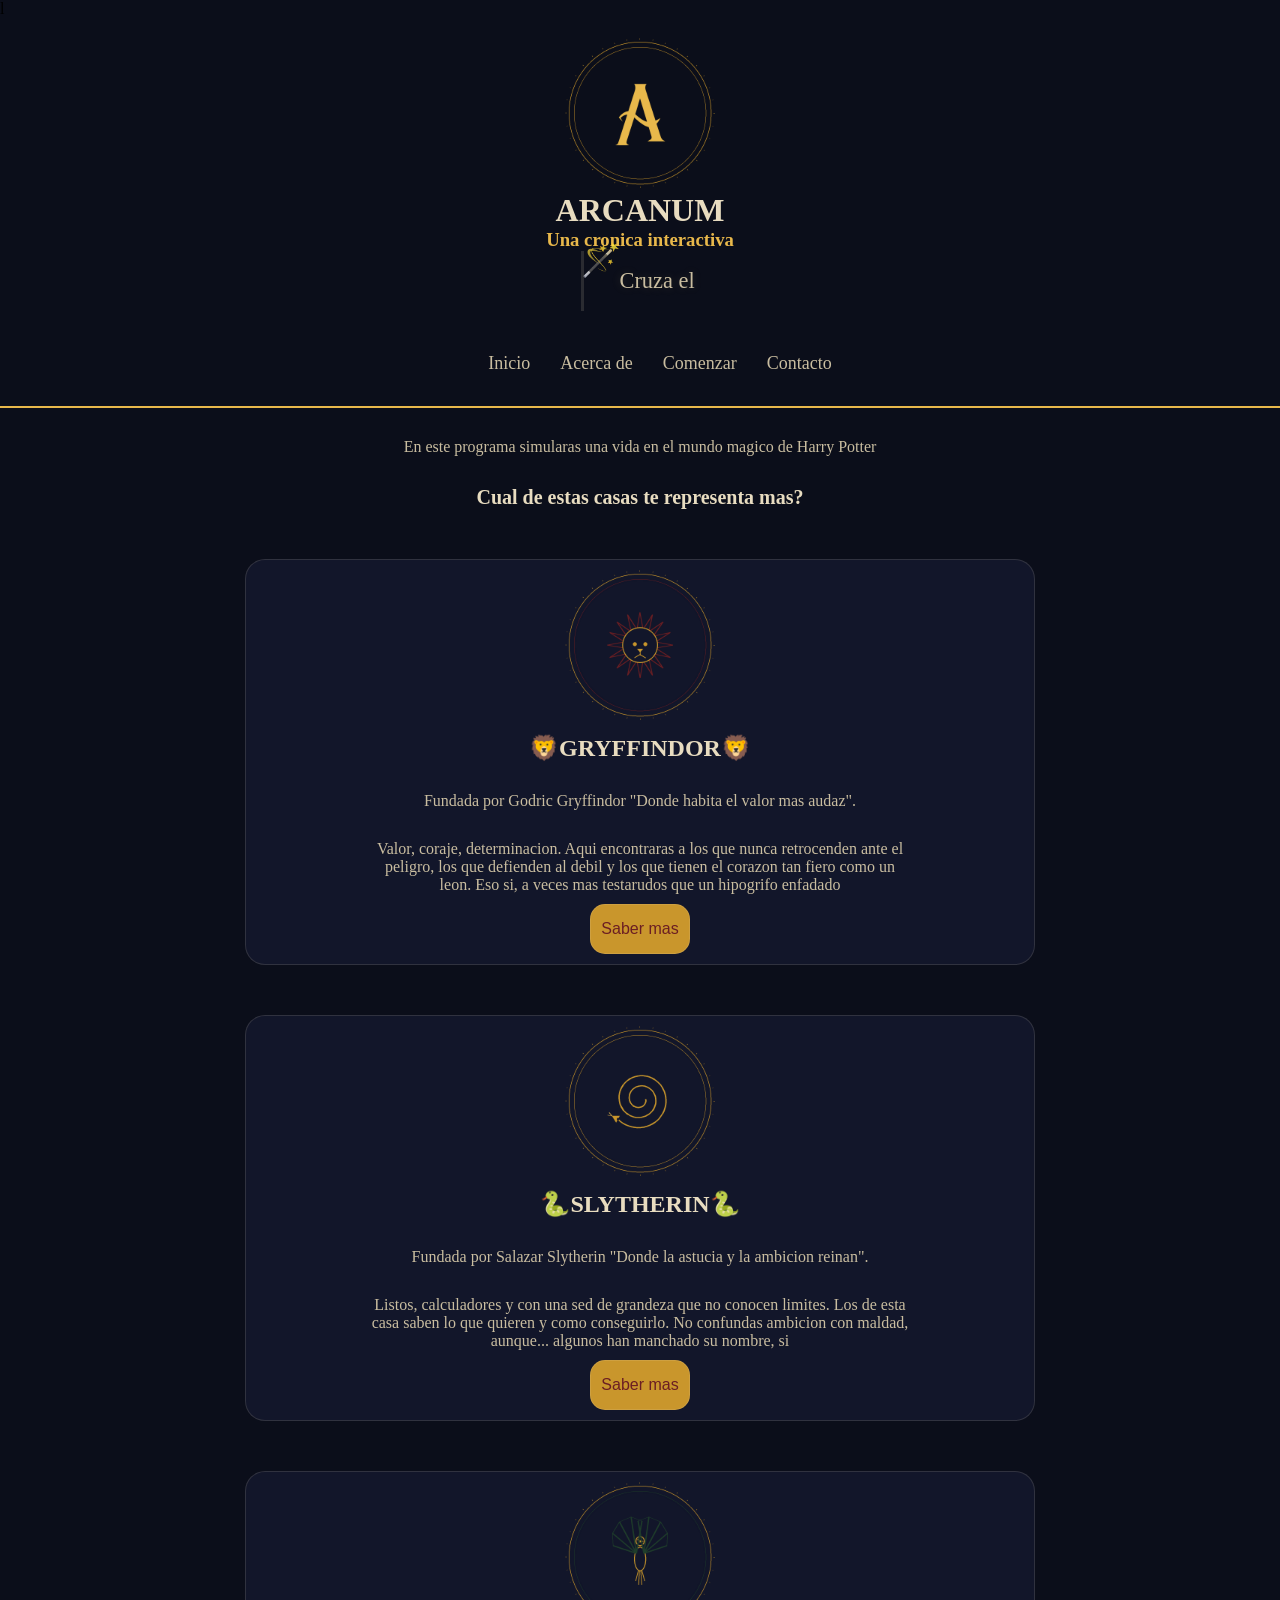
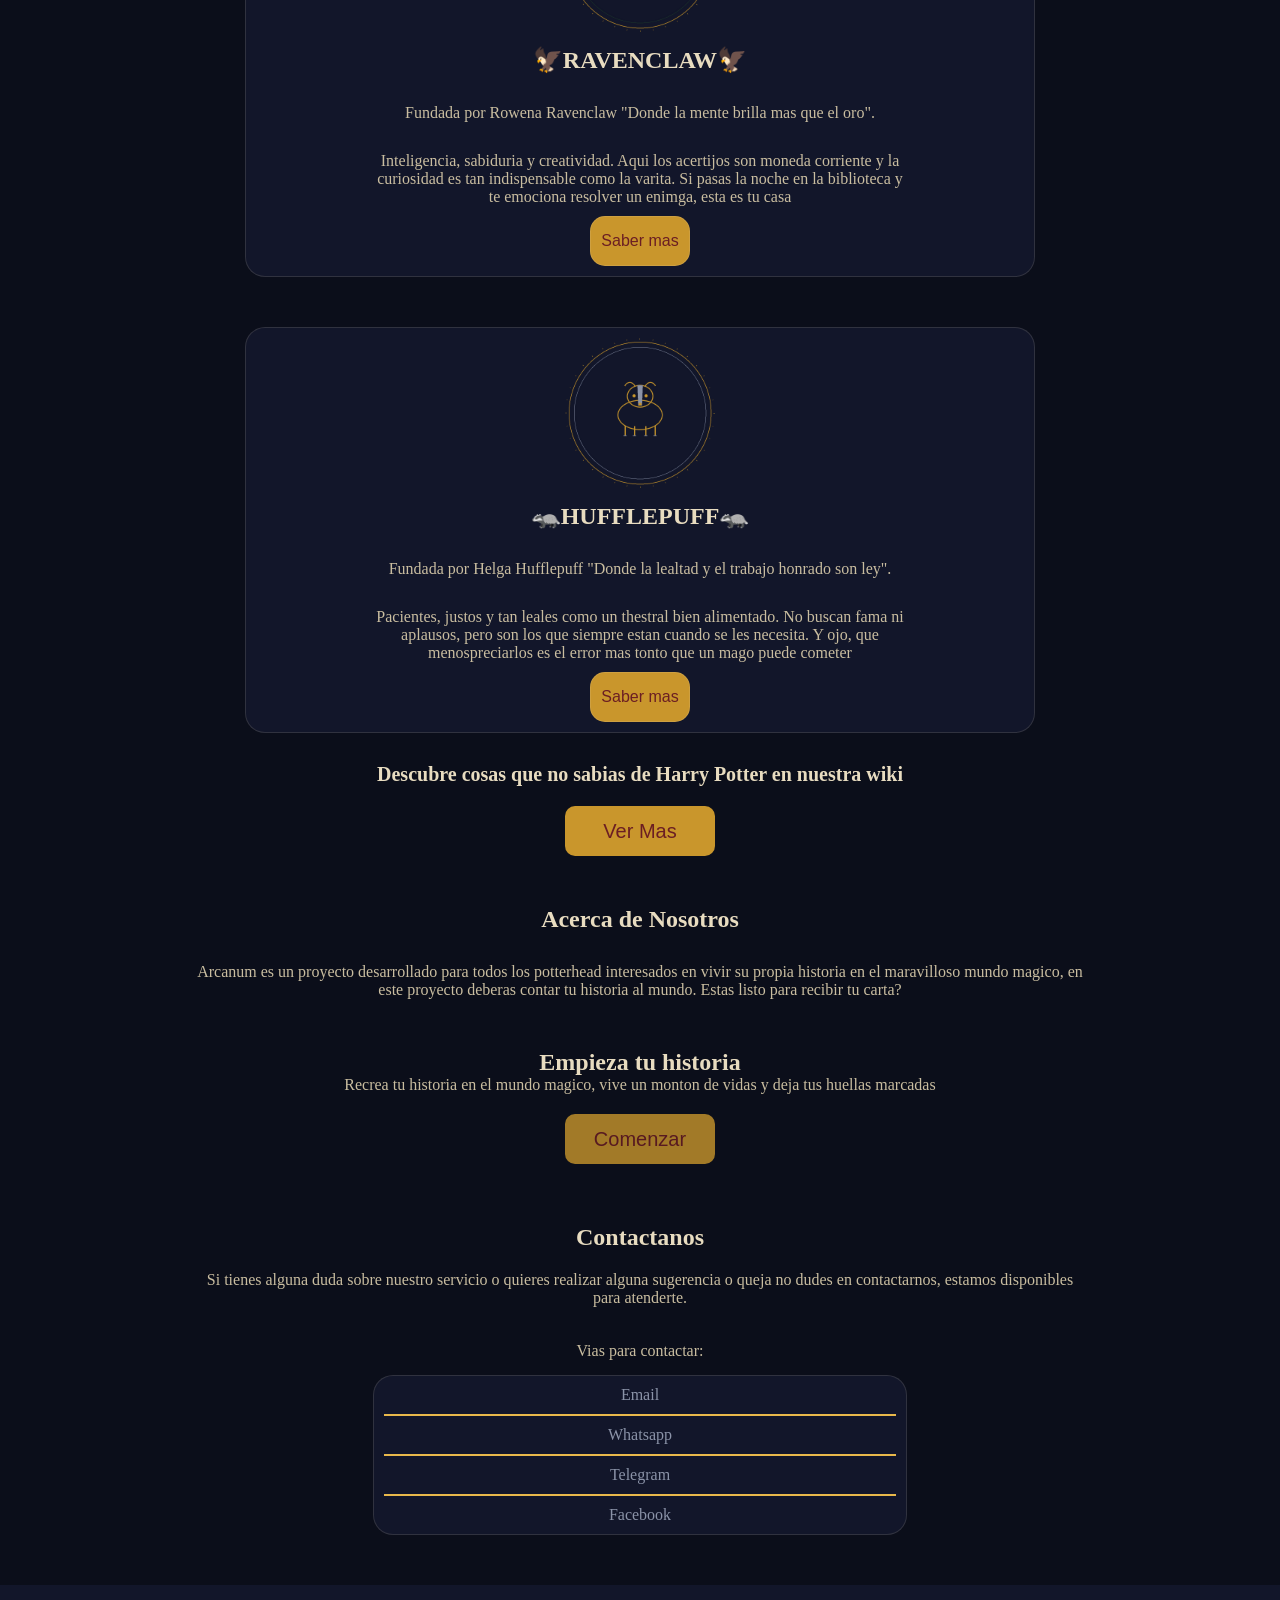
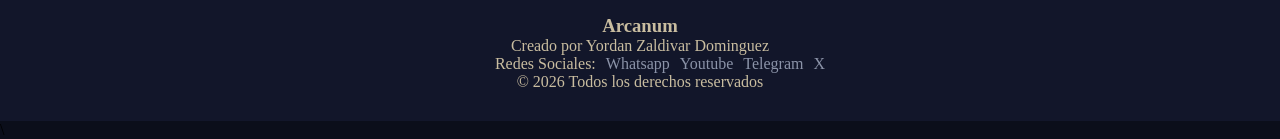
<file: index.html>
<!DOCTYPE html>
<html lang="es">

<head>
    <meta charset="UTF-8">
    <meta name="viewport" content="width=device-width, initial-scale=1.0">
    <link rel="stylesheet" href="styles/styles.css"> l
    <title>Arcanum</title>
</head>

<body>
    <header>
        <img src="img/logo-arcanum.png" alt="logo-arcanum">
        <h1>ARCANUM</h1>
        <h3>Una cronica interactiva</h3>
        <div class="texto-magico">
            <p id="texto-escrito"></p>
            <span class="pluma">🪄</span>
        </div>
    </header>
    <nav>
        <ul class="nav-links">
            <li><a href="#inicio">Inicio</a></li>
            <li><a href="#info">Acerca de</a></li>
            <li><a href="#comenzar">Comenzar</a></li>
            <li><a href="#contacto">Contacto</a></li>
        </ul>
    </nav>
    <main>
        <div class="separador"></div>
        <section id="inicio" class="inicio">
            <p>En este programa simularas una vida en el mundo magico de Harry Potter</p>
            <h4>Cual de estas casas te representa mas?</h4>
            <article class="houses">
                <div class="house-boxes">
                    <img src="img/logo-gryffindor.png" alt="logo-gryffindor">
                    <h2>🦁GRYFFINDOR🦁</h2>
                    <p>Fundada por Godric Gryffindor "Donde habita el valor mas audaz". </p>
                    <p>Valor, coraje, determinacion. Aqui encontraras a los que nunca retrocenden ante el peligro, los que defienden al debil y los que tienen el corazon tan fiero como un leon. Eso si, a veces mas testarudos que un hipogrifo enfadado</p>
                    <button>Saber mas</button>
                </div>
                <div class="house-boxes">
                    <img src="img/logo-slytherin.png" alt="logo-slytherin">
                    <h2>🐍SLYTHERIN🐍</h2>
                    <p>Fundada por Salazar Slytherin "Donde la astucia y la ambicion reinan".</p>
                    <p>Listos, calculadores y con una sed de grandeza que no conocen limites. Los de esta casa saben lo que quieren y como conseguirlo. No confundas ambicion con maldad, aunque... algunos han manchado su nombre, si</p>
                    <button>Saber mas</button>
                </div>
                <div class="house-boxes">
                    <img src="img/logo-ravenclaw.png" alt="logo-ravenclaw">
                    <h2>🦅RAVENCLAW🦅</h2>
                    <p>Fundada por Rowena Ravenclaw "Donde la mente brilla mas que el oro".</p>
                    <p>Inteligencia, sabiduria y creatividad. Aqui los acertijos son moneda corriente y la curiosidad es tan indispensable como la varita. Si pasas la noche en la biblioteca y te emociona resolver un enimga, esta es tu casa</p>
                    <button>Saber mas</button>
                </div>
                <div class="house-boxes">
                    <img src="img/logo-hufflepuff.png" alt="logo-hufflepuff">
                    <h2>🦡HUFFLEPUFF🦡</h2>
                    <p>Fundada por Helga Hufflepuff "Donde la lealtad y el trabajo honrado son ley".</p>
                    <p>Pacientes, justos y tan leales como un thestral bien alimentado. No buscan fama ni aplausos, pero son los que siempre estan cuando se les necesita. Y ojo, que menospreciarlos es el error mas tonto que un mago puede cometer</p>
                    <button>Saber mas</button>
                </div>
            </article>
            <h4>Descubre cosas que no sabias de Harry Potter en nuestra wiki</h4>
            <button class="btn-wiki">Ver Mas</button>
        </section>

        <section id="info" class="info">
            <h2>Acerca de Nosotros</h2>
            <p>Arcanum es un proyecto desarrollado para todos los potterhead interesados en vivir su propia historia en el maravilloso mundo magico, en este proyecto deberas contar tu historia al mundo. Estas listo para recibir tu carta?</p>
        </section>

        <section id="comenzar" class="comenzar">
            <h2>Empieza tu historia</h2>
            <p>Recrea tu historia en el mundo magico, vive un monton de vidas y deja tus huellas marcadas</p>
            <button onclick="location.href='pages/register.html'" class="texto-movimiento">Comenzar</button>
        </section>

        <section id="contacto" class="contacto">
            <h2>Contactanos</h2>
            <p>Si tienes alguna duda sobre nuestro servicio o quieres realizar alguna sugerencia o queja no dudes en contactarnos, estamos disponibles para atenderte.</p>
            <p>Vias para contactar:</p>
            <div class="box">
                <a href="">Email</a>
                <div class="separador"></div>
                <a href="">Whatsapp</a>
                <div class="separador"></div>
                <a href="">Telegram</a>
                <div class="separador"></div>
                <a href="">Facebook</a>
            </div>
        </section>
    </main>
    <footer>
        <h3>Arcanum</h3>
        <p>Creado por Yordan Zaldivar Dominguez</p>
        <ul>
            <p>Redes Sociales:</p>
            <li><a href="">Whatsapp</a></li>
            <li><a href="">Youtube</a></li>
            <li><a href="">Telegram</a></li>
            <li><a href="">X</a></li>
        </ul>
        <p>&copy 2026 Todos los derechos reservados </p>
    </footer>
    <script src="src/script.js"></script>
</body>

</html>\
</file>
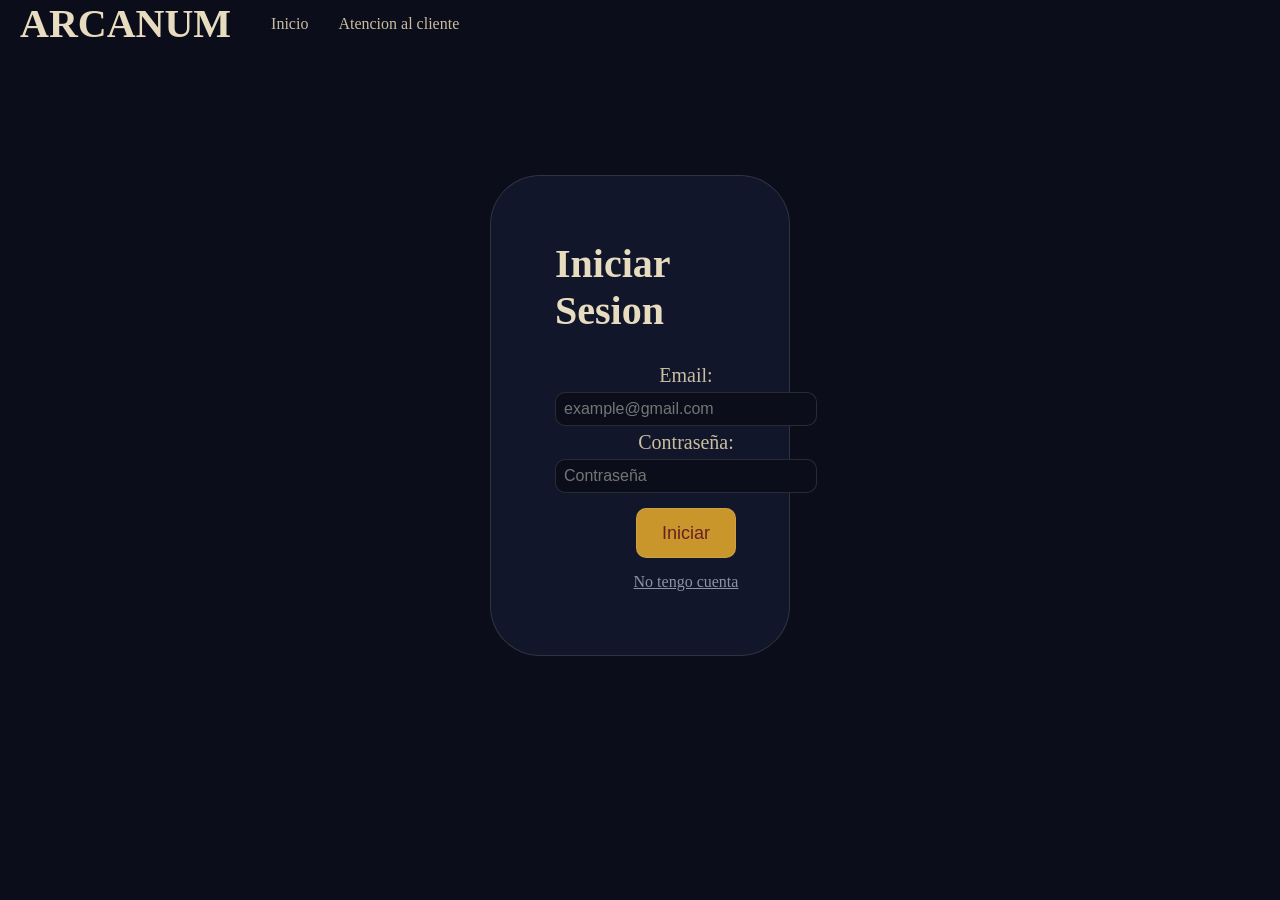
<file: pages/login.html>
<!DOCTYPE html>
<html lang="en">
<head>
    <meta charset="UTF-8">
    <meta name="viewport" content="width=device-width, initial-scale=1.0">
    <link rel="stylesheet" href="../styles/login-style.css">
    <title>Log-in</title>
</head>
<body>
    <header>
        <h2>ARCANUM</h2>
        <nav>
            <ul>
                <li><a href="../index.html">Inicio</a></li>
                <li><a href="../index.html">Atencion al cliente</a></li>
            </ul>
        </nav>
    </header>
    <div class="register-box">
        <h1>Iniciar Sesion</h1>
        <form action="">
            <label for="email">Email:</label>
            <input type="email" placeholder="example@gmail.com" id="email">
            <label for="password">Contraseña:</label>
            <input type="password" placeholder="Contraseña", id="password">
            <button type="submit">Iniciar</button>
            <a href="register.html">No tengo cuenta</a>
        </form>
    </div>
</body>
</html>
</file>
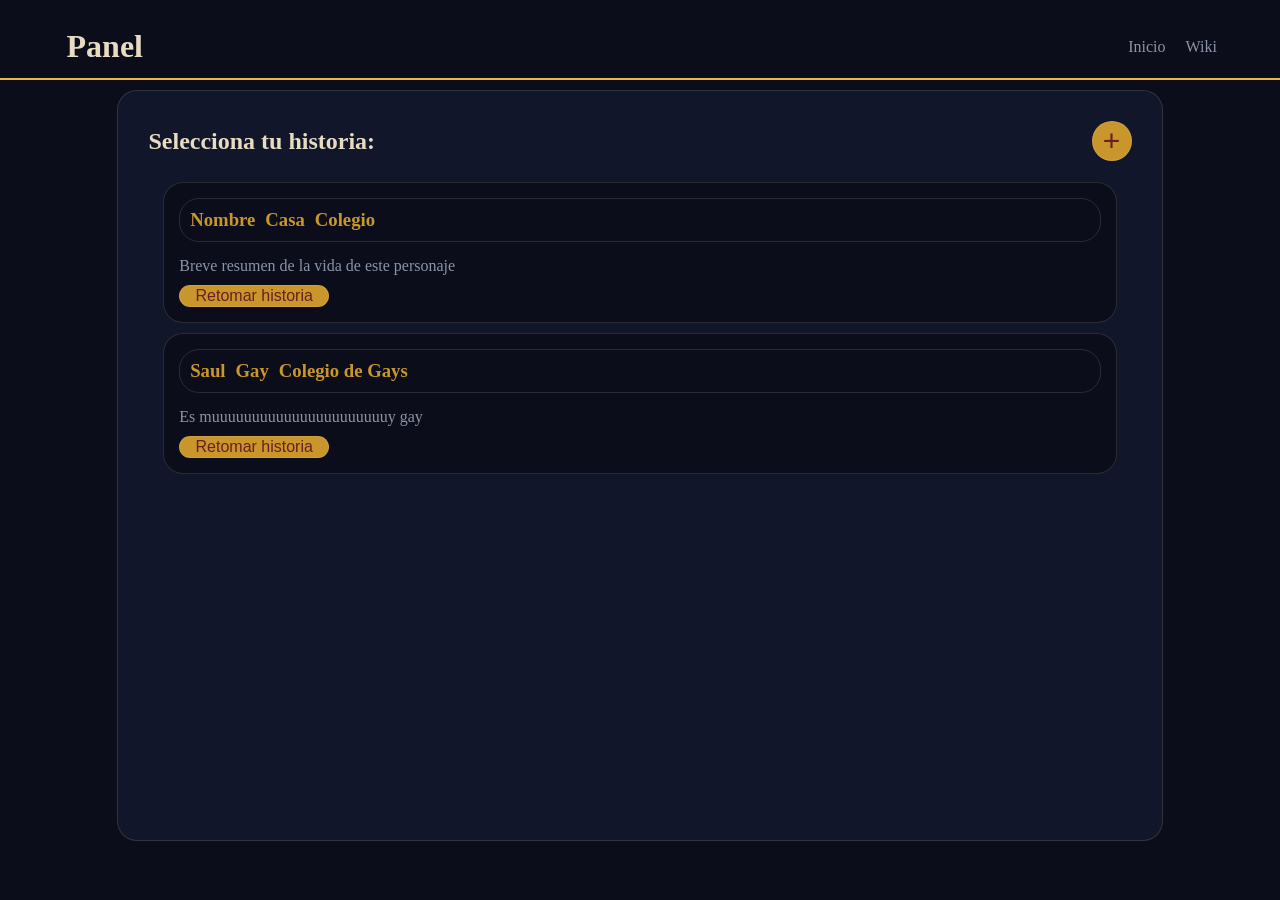
<file: pages/panel.html>
<!DOCTYPE html>
<html lang="es">
<head>
    <meta charset="UTF-8">
    <meta name="viewport" content="width=device-width, initial-scale=1.0">
    <link rel="stylesheet" href="../styles/panel.css">
    <title>Panel</title>
</head>
<body>
    <header>
        <h1>Panel</h1>
        <nav>
            <ul>
                <li><a href="">Inicio</a></li>
                <li><a href="">Wiki</a></li>
            </ul>
        </nav>
    </header>
    <div class="separador"></div>
    <main>
        <section class="box">
            <div class="menu">
                <h2>Selecciona tu historia:</h2>
                <button class="crear-historia">+</button>
            </div>
            <div class="historia">
                <div class="info">
                    <h3 class="nombre">Nombre</h3>
                    <h3 class="casa">Casa</h3>
                    <h3 class="colegio">Colegio</h3>
                </div>
                <p class="resumen">Breve resumen de la vida de este personaje</p>
                <button class="comenzar-btn">Retomar historia</button>
            </div>
            <div class="historia">
                <div class="info">
                    <h3 class="nombre">Saul</h3>
                    <h3 class="casa">Gay</h3>
                    <h3 class="colegio">Colegio de Gays</h3>
                </div>
                <p class="resumen">Es muuuuuuuuuuuuuuuuuuuuuuy gay</p>
                <button class="comenzar-btn">Retomar historia</button>
            </div>
        </section>
    </main>
</body>
</html>
</file>
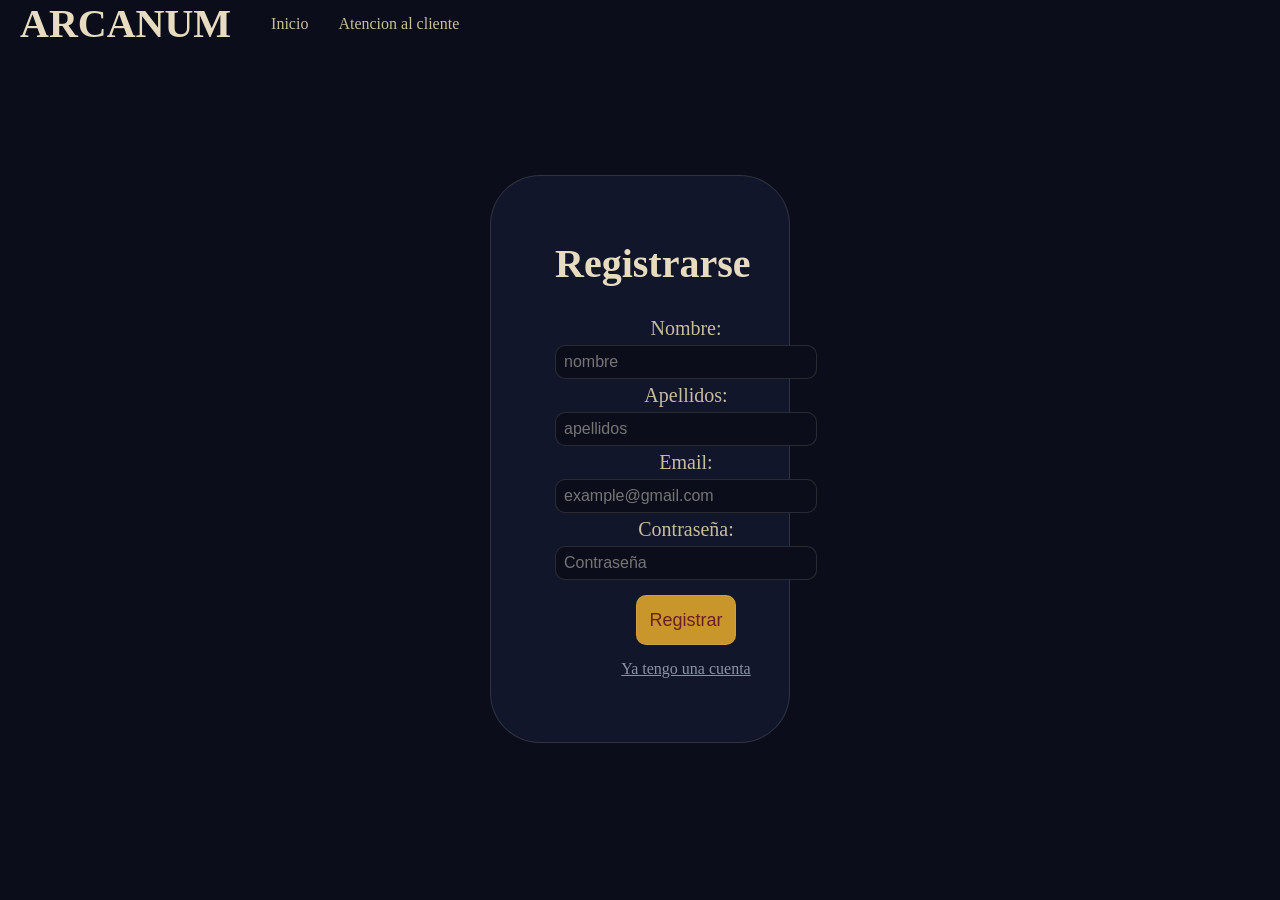
<file: pages/register.html>
<!DOCTYPE html>
<html lang="en">
<head>
    <meta charset="UTF-8">
    <meta name="viewport" content="width=device-width, initial-scale=1.0">
    <link rel="stylesheet" href="../styles/register-style.css">
    <title>Register</title>
</head>
<body>
    <header>
        <h2>ARCANUM</h2>
        <nav>
            <ul>
                <li><a href="../index.html">Inicio</a></li>
                <li><a href="../index.html">Atencion al cliente</a></li>
            </ul>
        </nav>
    </header>
    
    <div class="register-box">
        <h1>Registrarse</h1>
        <form action="">
            <label for="nombre">Nombre:</label>
            <input type="text" placeholder="nombre" id="nombre">
            <label for="apellidos">Apellidos:</label>
            <input type="text" placeholder="apellidos" id="apellidos">
            <label for="email">Email:</label>
            <input type="email" placeholder="example@gmail.com" id="email">
            <label for="password">Contraseña:</label>
            <input type="password" placeholder="Contraseña", id="password">
            <button type="submit">Registrar</button>
            <a href="login.html">Ya tengo una cuenta</a>
        </form>
    </div>
</body>
</html>
</file>
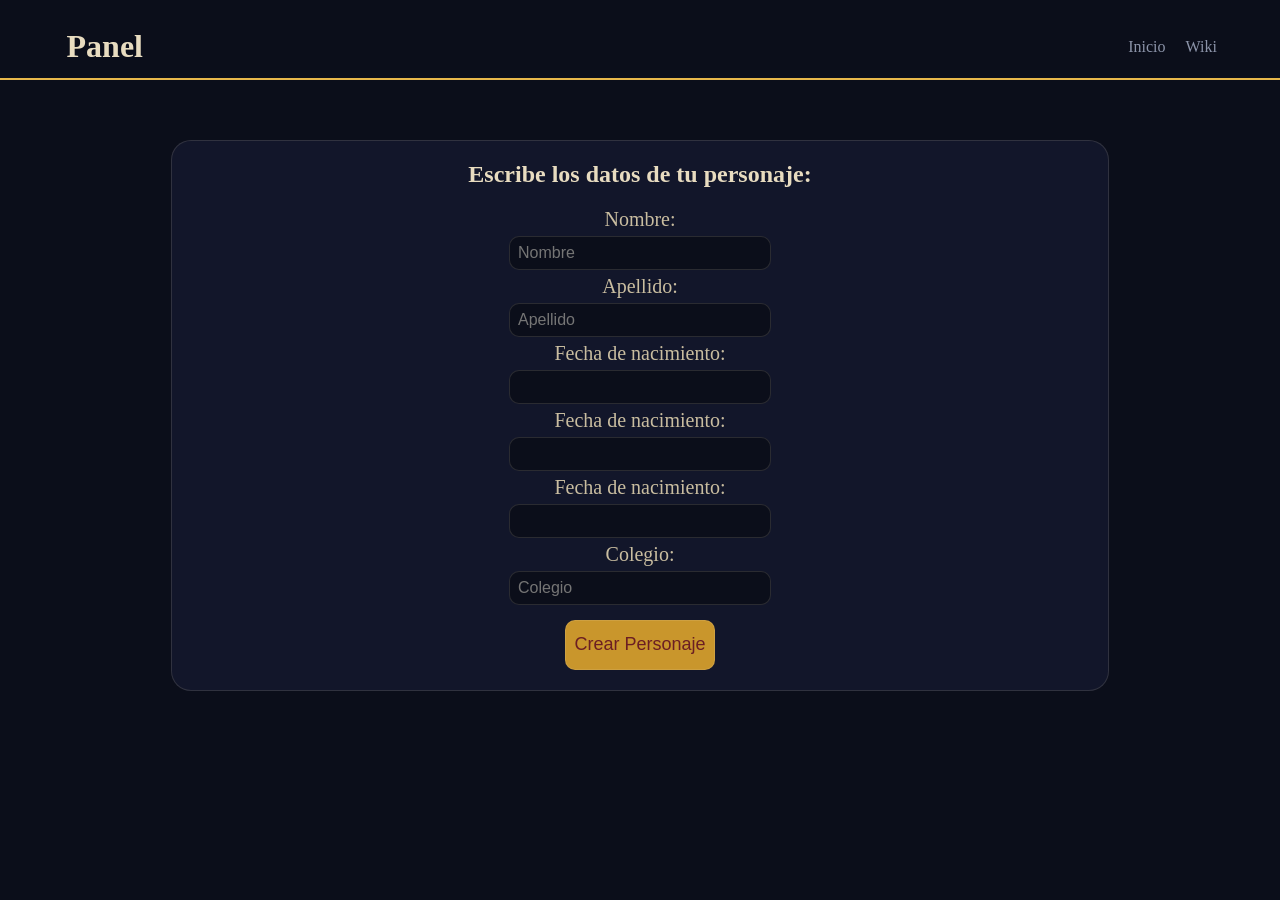
<file: pages/creacion-personajes/personaje.html>
<!DOCTYPE html>
<html lang="es">
<head>
    <meta charset="UTF-8">
    <meta name="viewport" content="width=device-width, initial-scale=1.0">
    <link rel="stylesheet" href="../../styles/personaje.css">
    <title>Nuevo Personaje</title>
</head>
<body>
    <header>
        <h1>Panel</h1>
        <nav>
            <ul>
                <li><a href="">Inicio</a></li>
                <li><a href="">Wiki</a></li>
            </ul>
        </nav>
    </header>
    <div class="separador"></div>
    <main>
        <div class="box">
            <form action="">
                <h2>Escribe los datos de tu personaje:</h2>

                <label for="nombre">Nombre:</label>
                <input type="text" id="nombre" placeholder="Nombre">

                <label for="apellido">Apellido:</label>
                <input type="text" id="apellido" placeholder="Apellido">
                <label for="">Fecha de nacimiento:</label>
                <input type="" id="fecha-nacimiento">
                <label for="fecha-nacimiento">Fecha de nacimiento:</label>
                <input type="" id="fecha-nacimiento">
                <label for="fecha-nacimiento">Fecha de nacimiento:</label>
                <input type="" id="fecha-nacimiento">
                
                <label for="colegio">Colegio:</label>
                <input type="text" id="colegio" placeholder="Colegio">
            
                <button type="submit">Crear Personaje</button>
            </form>
        </div>
    </main>
</body>
</html>
</file>
<file: styles/styles.css>
* {
    margin: 0;
}

:root {
    --tinta: #0B0E1A;
    --tinta-suave: #12162A;
    --pergamino: #E8DCC0;
    --pergamino-tenue: #C9BDA0;
    --vela: #C9962C;
    --vela-brillante: #E8B84B;
    --borgona: #6B1E23;
    --bosque: #1F3D2B;
    --plata: #8B93A8;
    --linea: rgba(232, 220, 192, 0.14);
}

body,html {
    height: 100%;
    margin: 0;
}

body {
    background-color: var(--tinta);
    animation: fadeUp 1s ease forwards;
    display: flex;
    flex-direction: column;
    min-height: 100vh;
}

main {
    flex: 1;
}

header {
    text-align: center;
    margin: 20px;
}

header h1 {
    color: var(--pergamino);
    margin: auto;
}

header h3 {
    color: var(--vela-brillante);
    margin: auto;
}

header p {
    color: var(--pergamino-tenue);
    width: 90%;
    margin: auto;
}

header img {
    width: 150px;
}

nav {
    display: flex;
    justify-content: space-between;
    align-items: center;
    padding: 22px 6% ;
}

.nav-links {
    display: flex;
    justify-content: center;
    list-style: none;
    gap: 30px;
    margin: auto;
}

.nav-links a {
    color: var(--pergamino-tenue);
    text-decoration: none;
    font-size: 18px;
}

.nav-links a:hover {
    color: var(--vela);
    animation: fadeUpm 2s ease forwards;
}

.comenzar {
    text-align: center;
    margin: 10px;
    margin-top: 50px;
    margin-bottom: 50px
}

.comenzar h2 {
    color: var(--pergamino);
}

.comenzar p {
    color: var(--pergamino-tenue);
    width: 80%;
    margin: auto;
}

.comenzar button {
    margin-top: 20px;
    background-color: var(--vela);
    border: none;
    width: 150px;
    height: 50px;
    border-radius: 10px;
    font-size: 20px;
    color: var(--borgona);
}

.comenzar button:hover {
    background-color: var(--vela-brillante);
    animation: anim-btn 1s ease infinite;
    cursor: pointer;
}

.house-boxes {
    background-color: var(--tinta-suave);
    width: 60%;
    height: auto;
    text-align: center;
    margin: auto;
    margin-top: 50px;
    border: 1px solid var(--linea);
    border-radius: 20px;
    padding: 10px;
}

.house-boxes h2 {
    color: var(--pergamino);
    margin: 10px 0 10px 0;
}

.house-boxes p {
    margin: 10px 0 10px 0;
    color: var(--pergamino-tenue);
}

.house-boxes img {
    width: 150px;
}

.house-boxes button {
    margin-top: 10px;
    background-color: var(--vela);
    color: var(--borgona);
    width: 100px;
    height: 50px;
    border-radius: 15px;
    border: 1px solid var(--linea);
    font-size: 16px;
}

.house-boxes button:hover {
    background-color: var(--vela-brillante);
    animation: anim-btn 1s ease infinite;
    cursor: pointer;
}

@keyframes anim-btn {
    0% {transform: scale(1);}
    50% {transform: scale(1.05);}
    100% {transform: scale(1);}
}

.inicio {
    display: gris;
    text-align: center;
    margin: auto;
}

.inicio p {
    color: var(--pergamino-tenue);
    width: 70%;
    text-align: center;
    margin: auto;
    margin-top: 30px;
}

.inicio h4 {
    color: var(--pergamino);
    text-align: center;
    font-size: 20px;
    width: 70%;
    margin: auto;
     margin-top: 30px;
}

.btn-wiki {
    margin-top: 20px;
    background-color: var(--vela);
    border: none;
    width: 150px;
    height: 50px;
    border-radius: 10px;
    font-size: 20px;
    color: var(--borgona);
}

.btn-wiki:hover {
    background-color: var(--vela-brillante);
    animation: anim-btn 1s ease infinite;
    cursor: pointer;
}


@keyframes fadeUp {
    from {
        opacity: 0;
        transform: translateY(20px);
    }
    to {
        opacity: 1;
        transform: translateY(0);
    }
}

@keyframes fadeUpm {
    from {
        opacity: 0.2;
        transform: translateY(20px);
    }
    to {
        opacity: 1;
        transform: translateY(0);
    }
}

.info p {
    color: var(--pergamino-tenue);
    width: 70%;
    text-align: center;
    margin: auto;
    margin-top: 30px;
}

.info h2 {
    color: var(--pergamino);
    text-align: center;
    margin-top: 50px;
}

.texto-magico {
    position: relative;
    display: inline-block;
}

#texto-escrito {
    color: var(--pergamino-tenue);
    font-size: 1.4rem;
    line-height: 1.8;
    text-shadow: 0 0 10px rgba(200, 180, 100, 0.2);
    padding: 10px 20px;
    border-left: 3px solid var(--linea);
}

.pluma {
    position: absolute;
    font-size: 2em;
    animation: flotar 2s ease-in-out infinite;
    opacity: 0.8;
    pointer-events: none;
    left: 0;
    top: -10px;
}

@keyframes flotar {
    0%, 100%  {transform: translateY(0px) rotate(-10deg);}
    50% {transform: translateY(-15px) rotate(10deg);}
}

footer {
    background-color: var(--tinta-suave);
    color: var(--pergamino-tenue);
    padding: 30px 20px;
    text-align: center;
}
footer ul {
    list-style: none;
    text-align: center;
    margin: auto;
    display: flex;
    justify-content: center;
    gap: 10px;
   
}
footer ul a {
    text-decoration: none;
    color: var(--plata);
    margin: auto;
}

footer ul a:hover{
    color: var(--vela-brillante);
}

.contacto {
    text-align: center;
}

.contacto p {
    width: 70%;
    color: var(--pergamino-tenue);
    margin: auto;
    padding-top: 20px;
    padding-bottom: 15px;
}

.contacto h2 {
    color: var(--pergamino);
}

.box {
    background-color: var(--tinta-suave);
    border: 1px solid var(--linea);
    border-radius: 20px;
    padding: 10px;
    display: grid;
    width: 40%;
    margin: auto;
    margin-bottom: 50px;
}

.box a {
    color: var(--plata);
    text-decoration: none;
}

.box a:hover {
    color: var(--vela);
}

.separador {
    width: 100%;
    background-color: var(--vela-brillante);
    height: 2px;
    margin: 10px 0 10px 0;
}

.texto-movimiento {
    animation: mover-boton 4s ease-in-out infinite;
    opacity: 0.8;
    left: 0;
    top: -10px;
    margin: auto;
    text-align: center;
    margin: 0 0 10px 0;
}

@keyframes mover-boton {
    0%, 100%  {transform: translateY(0px) rotate(-2deg);}
    50% {transform: translateY(-10px) rotate(2deg);}
}
</file>
<file: styles/login-style.css>
* {
    margin: 0;
}

:root {
    --tinta: #0B0E1A;
    --tinta-suave: #12162A;
    --pergamino: #E8DCC0;
    --pergamino-tenue: #C9BDA0;
    --vela: #C9962C;
    --vela-brillante: #E8B84B;
    --borgona: #6B1E23;
    --bosque: #1F3D2B;
    --plata: #8B93A8;
    --linea: rgba(232, 220, 192, 0.14);
}

body {
    background-color: var(--tinta);
    animation: fadeUp 1s ease forwards;
}

header {
    display: flex;
    justify-content: left;
}

header h2 {
    color:var(--pergamino);
    font-size: 40px;
    padding-left: 20px;
}

header nav ul {
    list-style: none;
    display: flex;
    gap: 30px;
    margin-top: 15px;
}

header nav a {
    text-decoration: none;
    color: var(--pergamino-tenue);
    padding-left: auto;
}

header nav a:hover {
    color: var(--vela);
}

.register-box {
    background-color: var(--tinta-suave);
    width: 300px;
    height: auto;
    justify-items: center;
    margin: 8rem auto auto auto;
    padding: 4rem;
    border-radius: 50px;
    border: 1px solid var(--linea);
    box-sizing: border-box;
}

h1 {
    color: var(--pergamino);
    margin-bottom: 30px;
    font-size: 40px;

}

form {
    display: grid;
    place-items: center;
}

label {
    color: var(--pergamino-tenue);
    font-size: 20px;
}

input {
    background-color: var(--tinta);
    height: 30px;
    border: none;
    border-radius: 10px;
    width: 250px;
    margin: 5px 0 5px 0;
    color: var(--pergamino-tenue);
    font-size: 16px;
    text-align: left;
    padding-left: 8px;
    border: 1px solid var(--linea);
}

button {
    color: var(--borgona);
    background-color: var(--vela);
    width: 100px;
    height: 50px;
    border: 1px solid var(--linea);
    border-radius: 10px;
    font-size: 18px;
    line-height: 5px;
    margin-top: 10px;
}

a {
    margin-top: 15px;
    color: var(--plata);
}

@keyframes fadeUp {
    from {
        opacity: 0;
        transform: translateY(20px);
    }
    to {
        opacity: 1;
        transform: translateY(0);
    }
}
</file>
<file: styles/panel.css>
* {
    margin: 0;
}

:root {
    --tinta: #0B0E1A;
    --tinta-suave: #12162A;
    --pergamino: #E8DCC0;
    --pergamino-tenue: #C9BDA0;
    --vela: #C9962C;
    --vela-brillante: #E8B84B;
    --borgona: #6B1E23;
    --bosque: #1F3D2B;
    --plata: #8B93A8;
    --linea: rgba(232, 220, 192, 0.14);
}

body,html {
    height: 100%;
    margin: 0;
}

body {
    background-color: var(--tinta);
    display: flex;
    flex-direction: column;
    min-height: 100vh;
}

main {
    flex: 1;
}

header {
    margin: 2% 0 0 5%;
    display: flex;
    align-items: center;
    justify-content: space-between;
    padding: 0.2%;
}

header h1 {
    color: var(--pergamino);
    margin: 0;
}

header nav {
    margin-right: 5%;
}

header ul {
    list-style: none;
    display: flex;
    justify-content: right;
    gap: 20px;
    margin: 0;
    padding: 0;
}

header a {
    text-decoration: none;
    color: var(--plata);
}

header a:hover {
    color: var(--vela);
}

.separador {
    width: 100%;
    background-color: var(--vela-brillante);
    height: 2px;
    margin: 10px 0 10px 0;
}

.box {
    background-color: var(--tinta-suave);
    width: 80%;
    margin: auto;
    border: 1px solid var(--linea);
    border-radius: 20px;
    height: 90%;
    padding: 10px;
}

.box .menu {
    display: flex;
    align-items: center;
    justify-content: space-between;
    padding: 2%;
}

.box .menu h2 {
    color: var(--pergamino);
}

.box .menu .crear-historia {
    background-color: var(--vela);
    color: var(--borgona);
    width: 40px;
    height: 40px;
    font-size: 30px;
    border: 1px solid var(--linea);
    border-radius: 20px;
}

.historia {
    background-color: var(--tinta);
    width: 90%;
    margin: auto;
    border: 1px solid var(--linea);
    border-radius: 20px;
    height: auto;
    padding: 15px;
    margin-bottom: 10px;
}

.historia .info {
    display: flex;
    gap: 10px;
    margin-bottom: 15px;
    color: var(--vela);
    border: 1px solid var(--linea);
    border-radius: 20px;
    padding: 10px;
}

.historia .resumen {
    color: var(--plata);
    margin-bottom: 10px;
}

.historia .comenzar-btn {
    background-color: var(--vela);
    width: 150px;
    border: 1px solid var(--linea);
    border-radius: 15px;
    color: var(--borgona);
    font-size: 16px;
}
</file>
<file: styles/register-style.css>
* {
    margin: 0;
}

:root {
    --tinta: #0B0E1A;
    --tinta-suave: #12162A;
    --pergamino: #E8DCC0;
    --pergamino-tenue: #C9BDA0;
    --vela: #C9962C;
    --vela-brillante: #E8B84B;
    --borgona: #6B1E23;
    --bosque: #1F3D2B;
    --plata: #8B93A8;
    --linea: rgba(232, 220, 192, 0.14);
}

body {
    background-color: var(--tinta);
    animation: fadeUp 1s ease forwards;
}

header {
    display: flex;
    justify-content: left;
}

header h2 {
    color:var(--pergamino);
    font-size: 40px;
    padding-left: 20px;
}

header nav ul {
    list-style: none;
    display: flex;
    gap: 30px;
    margin-top: 15px;
}

header nav a {
    text-decoration: none;
    color: var(--pergamino-tenue);
    padding-left: auto;
}

header nav a:hover {
    color: var(--vela);
}

.register-box {
    background-color: var(--tinta-suave);
    width: 300px;
    height: auto;
    justify-items: center;
    margin: 8rem auto auto auto;
    padding: 4rem;
    border-radius: 50px;
    border: 1px solid var(--linea);
    box-sizing: border-box;
}

h1 {
    color: var(--pergamino);
    margin-bottom: 30px;
    font-size: 40px;
}

form {
    display: grid;
    place-items: center;
}

label {
    color: var(--pergamino-tenue);
    font-size: 20px;
}

input {
    background-color: var(--tinta);
    height: 30px;
    border: none;
    border-radius: 10px;
    width: 250px;
    margin: 5px 0 5px 0;
    color: var(--pergamino-tenue);
    font-size: 16px;
    text-align: left;
    padding-left: 8px;
    border: 1px solid var(--linea);
}

button {
    color: var(--borgona);
    background-color: var(--vela);
    width: 100px;
    height: 50px;
    border: 1px solid var(--linea);
    border-radius: 10px;
    font-size: 18px;
    line-height: 5px;
    margin-top: 10px;

}

a {
    margin-top: 15px;
    color: var(--plata);
}

@keyframes fadeUp {
    from {
        opacity: 0;
        transform: translateY(20px);
    }
    to {
        opacity: 1;
        transform: translateY(0);
    }
}
</file>
<file: styles/personaje.css>
* {
    margin: 0;
}

:root {
    --tinta: #0B0E1A;
    --tinta-suave: #12162A;
    --pergamino: #E8DCC0;
    --pergamino-tenue: #C9BDA0;
    --vela: #C9962C;
    --vela-brillante: #E8B84B;
    --borgona: #6B1E23;
    --bosque: #1F3D2B;
    --plata: #8B93A8;
    --linea: rgba(232, 220, 192, 0.14);
}

body,html {
    height: 100%;
    margin: 0;
}

body {
    background-color: var(--tinta);
    display: flex;
    flex-direction: column;
    min-height: 100vh;
}

main {
    flex: 1;
}

header {
    margin: 2% 0 0 5%;
    display: flex;
    align-items: center;
    justify-content: space-between;
    padding: 0.2%;
}

header h1 {
    color: var(--pergamino);
    margin: 0;
}

header nav {
    margin-right: 5%;
}

header ul {
    list-style: none;
    display: flex;
    justify-content: right;
    gap: 20px;
    margin: 0;
    padding: 0;
}

header a {
    text-decoration: none;
    color: var(--plata);
}

header a:hover {
    color: var(--vela);
}

.separador {
    width: 100%;
    background-color: var(--vela-brillante);
    height: 2px;
    margin: 10px 0 10px 0;
}

.box {
    background-color: var(--tinta-suave);
    width: 70%;
    margin: auto;
    margin-top: 50px;
    padding: 20px;
    border: 1px solid var(--linea);
    border-radius: 20px;
}

.box form h2 {
    color: var(--pergamino);
    margin-bottom: 20px;
}

form {
    display: grid;
    place-items: center;
}

label {
    color: var(--pergamino-tenue);
    font-size: 20px;
}

input {
    background-color: var(--tinta);
    height: 30px;
    border: none;
    border-radius: 10px;
    width: 250px;
    margin: 5px 0 5px 0;
    color: var(--pergamino-tenue);
    font-size: 16px;
    text-align: left;
    padding-left: 8px;
    border: 1px solid var(--linea);
}

button {
    color: var(--borgona);
    background-color: var(--vela);
    width: 150px;
    height: 50px;
    border: 1px solid var(--linea);
    border-radius: 10px;
    font-size: 18px;
    line-height: 5px;
    margin-top: 10px;
}
</file>
